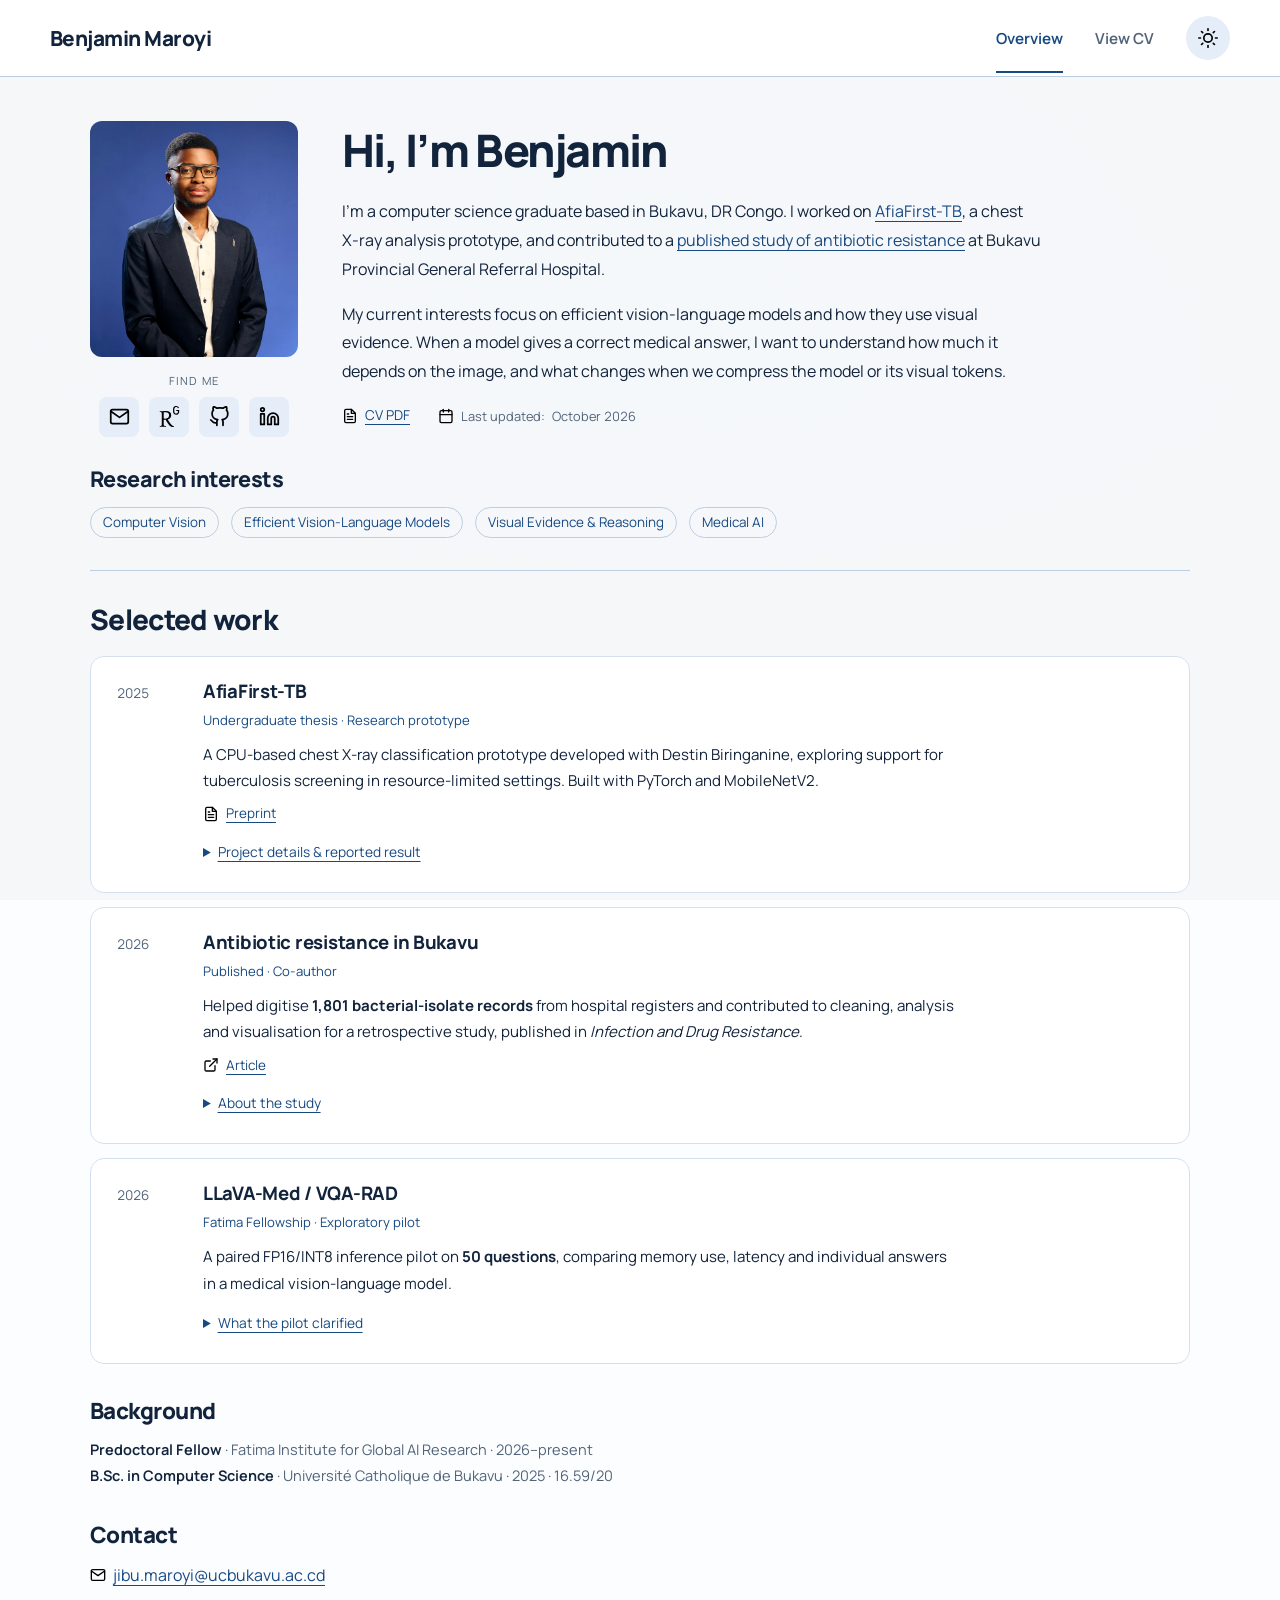
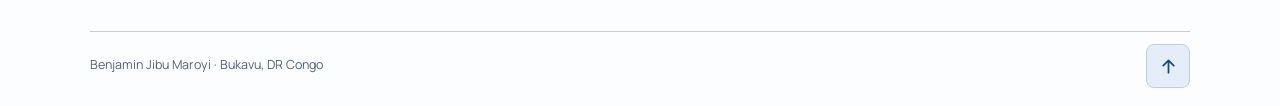
<file: index.html>
<!doctype html>
<html lang="en">
<head>
<meta charset="utf-8">
<meta name="viewport" content="width=device-width, initial-scale=1">
<meta name="theme-color" content="#061426">
<link rel="icon" type="image/png" sizes="32x32" href="assets/favicon-32.png">
<link rel="icon" type="image/svg+xml" href="assets/favicon.svg">
<link rel="apple-touch-icon" href="assets/apple-touch-icon.png">
<link rel="preload" href="assets/manrope-variable.ttf" as="font" type="font/ttf" crossorigin>
<link rel="stylesheet" href="styles.css?v=20261026-3">
<script src="theme.js"></script>
<script src="interface.js" defer></script>
<title>Benjamin Jibu Maroyi | AI Research</title>
<meta name="description" content="Benjamin Jibu Maroyi, computer science graduate in Bukavu. Selected work in medical AI, hospital data and efficient vision-language models.">
</head>
<body id="top">
<div class="atmosphere" aria-hidden="true"><div class="atmosphere-light"></div></div>
<a class="skip-link" href="#main">Skip to content</a>
<header class="site-header"><div class="header-inner">
<a class="site-name" href="index.html">Benjamin Maroyi</a>
<nav aria-label="Main navigation"><a href="index.html" aria-current="page">Overview</a><a href="cv.html">View CV</a><button class="theme-toggle" type="button" aria-label="Dark mode" aria-pressed="true" title="Switch to light mode" hidden><img class="theme-icon" src="assets/moon.svg" width="20" height="20" alt=""></button></nav>
</div></header>
<main id="main" class="page" tabindex="-1">
<section class="hero" id="about" aria-labelledby="intro-title">
<div class="profile">
<a class="portrait-link" href="assets/benjamin-maroyi.jpg" aria-label="View larger portrait of Benjamin Jibu Maroyi" title="View larger portrait"><img class="portrait" src="assets/benjamin-maroyi.jpg" width="1371" height="1457" alt="Portrait of Benjamin Jibu Maroyi" fetchpriority="high"></a>
<div class="profile-contacts"><p class="profile-label" id="profile-label">Find me</p>
<div class="profile-links" aria-labelledby="profile-label">
<a href="mailto:jibu.maroyi@ucbukavu.ac.cd" aria-label="Email Benjamin at UCB" title="Email · UCB"><img src="assets/mail.svg" width="21" height="21" alt=""></a>
<a href="https://www.researchgate.net/profile/Benjamin-Maroyi" aria-label="ResearchGate profile" title="ResearchGate"><img src="assets/researchgate.svg" width="21" height="21" alt=""></a>
<a href="https://github.com/JibuMaroyi" aria-label="GitHub profile" title="GitHub"><img src="assets/github.svg" width="21" height="21" alt=""></a>
<a href="https://www.linkedin.com/in/jibumaroyi/" aria-label="LinkedIn profile" title="LinkedIn"><img src="assets/linkedin.svg" width="21" height="21" alt=""></a>
</div>
</div>
</div>
<div class="intro-copy">
<h1 id="intro-title">Hi, I’m Benjamin</h1>
<div class="bio"><p>I’m a computer science graduate based in Bukavu, DR Congo. I worked on <a href="#afiafirst">AfiaFirst-TB</a>, a chest X-ray analysis prototype, and contributed to a <a href="#publication">published study of antibiotic resistance</a> at Bukavu Provincial General Referral Hospital.</p>
<p>My current interests focus on efficient vision-language models and how they use visual evidence. When a model gives a correct medical answer, I want to understand how much it depends on the image, and what changes when we compress the model or its visual tokens.</p></div>
<div class="intro-meta"><a class="icon-link" href="https://drive.google.com/file/d/1WwuLWsTLvSRrXImiaWFrVVbUTfAL1bVo/view"><img class="inline-icon" src="assets/file-text.svg" width="16" height="16" alt="">CV PDF</a><p class="updated"><img class="inline-icon" src="assets/calendar.svg" width="16" height="16" alt="">Last updated: <time datetime="2026-10">October 2026</time></p></div>
</div>
</section>
<section class="research-interests" aria-labelledby="interests-title"><h2 id="interests-title">Research interests</h2><ul class="interest-list"><li>Computer Vision</li><li>Efficient Vision-Language Models</li><li>Visual Evidence &amp; Reasoning</li><li>Medical AI</li></ul></section>
<section class="selected-work" id="work" aria-labelledby="work-title">
<h2 id="work-title">Selected work</h2>
<article class="work-row" id="afiafirst"><p class="work-year">2025</p><div class="work-main">
<div class="work-heading"><h3>AfiaFirst-TB</h3><p class="work-status">Undergraduate thesis · Research prototype</p></div>
<p>A CPU-based chest X-ray classification prototype developed with Destin Biringanine, exploring support for tuberculosis screening in resource-limited settings. Built with PyTorch and MobileNetV2.</p>
<div class="work-links"><a class="icon-link" href="https://www.researchgate.net/publication/399663798_Development_of_an_Intelligent_System_for_Radiological_Diagnosis_of_Pulmonary_Tuberculosis_in_Resource-Limited_Settings"><img class="inline-icon" src="assets/file-text.svg" width="16" height="16" alt="">Preprint</a></div>
<details><summary>Project details &amp; reported result</summary><p>The project reported an AUC of <strong>0.952</strong> on public chest X-rays. This is a research-dataset evaluation; clinical validation has not been established. The thesis received <strong>18/20</strong> and the Faculty of Sciences’ best final-year project award at UCB.</p></details>
</div></article>
<article class="work-row" id="publication"><p class="work-year">2026</p><div class="work-main">
<div class="work-heading"><h3>Antibiotic resistance in Bukavu</h3><p class="work-status">Published · Co-author</p></div>
<p>Helped digitise <strong>1,801 bacterial-isolate records</strong> from hospital registers and contributed to cleaning, analysis and visualisation for a retrospective study, published in <cite>Infection and Drug Resistance</cite>.</p>
<div class="work-links"><a class="icon-link" href="https://doi.org/10.2147/IDR.S626233"><img class="inline-icon" src="assets/external-link.svg" width="16" height="16" alt="">Article</a></div>
<details><summary>About the study</summary><p>A retrospective hospital-based study of multidrug-resistant bacteria in eastern DR Congo. I contributed to preparing and analysing data from hospital registers and presenting the findings.</p><p><cite>High Burden of Multidrug-Resistant Bacteria in Eastern Democratic Republic of the Congo: A Retrospective Hospital-Based Study</cite>. Infection and Drug Resistance, 2026.</p></details>
</div></article>
<article class="work-row" id="compression"><p class="work-year">2026</p><div class="work-main">
<div class="work-heading"><h3>LLaVA-Med / VQA-RAD</h3><p class="work-status">Fatima Fellowship · Exploratory pilot</p></div>
<p>A paired FP16/INT8 inference pilot on <strong>50 questions</strong>, comparing memory use, latency and individual answers in a medical vision-language model.</p>
<details><summary>What the pilot clarified</summary><p>Both inference modes received the same image and question. The pilot exposed limitations in comparing full responses with short reference answers. Full evaluation is paused while answer formatting and scoring are reviewed.</p></details>
</div></article>
</section>
<section class="background-summary" aria-labelledby="background-title"><h2 id="background-title">Background</h2><p><strong>Predoctoral Fellow</strong> · Fatima Institute for Global AI Research · 2026–present<br><strong>B.Sc. in Computer Science</strong> · Université Catholique de Bukavu · 2025 · 16.59/20</p></section>
<section class="contact" id="contact" aria-labelledby="contact-title"><h2 id="contact-title">Contact</h2><p><a class="icon-link" href="mailto:jibu.maroyi@ucbukavu.ac.cd"><img class="inline-icon" src="assets/mail.svg" width="16" height="16" alt="">jibu.maroyi@ucbukavu.ac.cd</a></p></section>
<footer class="site-footer"><span>Benjamin Jibu Maroyi · Bukavu, DR Congo</span><a class="back-to-top" href="#top" aria-label="Back to top" title="Back to top"><svg viewBox="0 0 24 24" width="21" height="21" fill="none" stroke="currentColor" stroke-width="2" stroke-linecap="round" stroke-linejoin="round" aria-hidden="true"><path d="M12 19V5m-6 6 6-6 6 6"/></svg></a></footer>
</main>
<dialog class="portrait-dialog" aria-label="Portrait of Benjamin Jibu Maroyi">
<form method="dialog" class="portrait-controls"><button class="portrait-close" type="submit" aria-label="Close portrait" title="Close portrait" autofocus><svg viewBox="0 0 24 24" width="22" height="22" fill="none" stroke="currentColor" stroke-width="2" stroke-linecap="round" aria-hidden="true"><path d="m6 6 12 12M18 6 6 18"/></svg></button></form>
<img class="portrait-full" src="assets/benjamin-maroyi.jpg" width="1371" height="1457" alt="Portrait of Benjamin Jibu Maroyi, enlarged" loading="lazy">
</dialog>
<script src="portrait.js" defer></script>
</body></html>
</file>
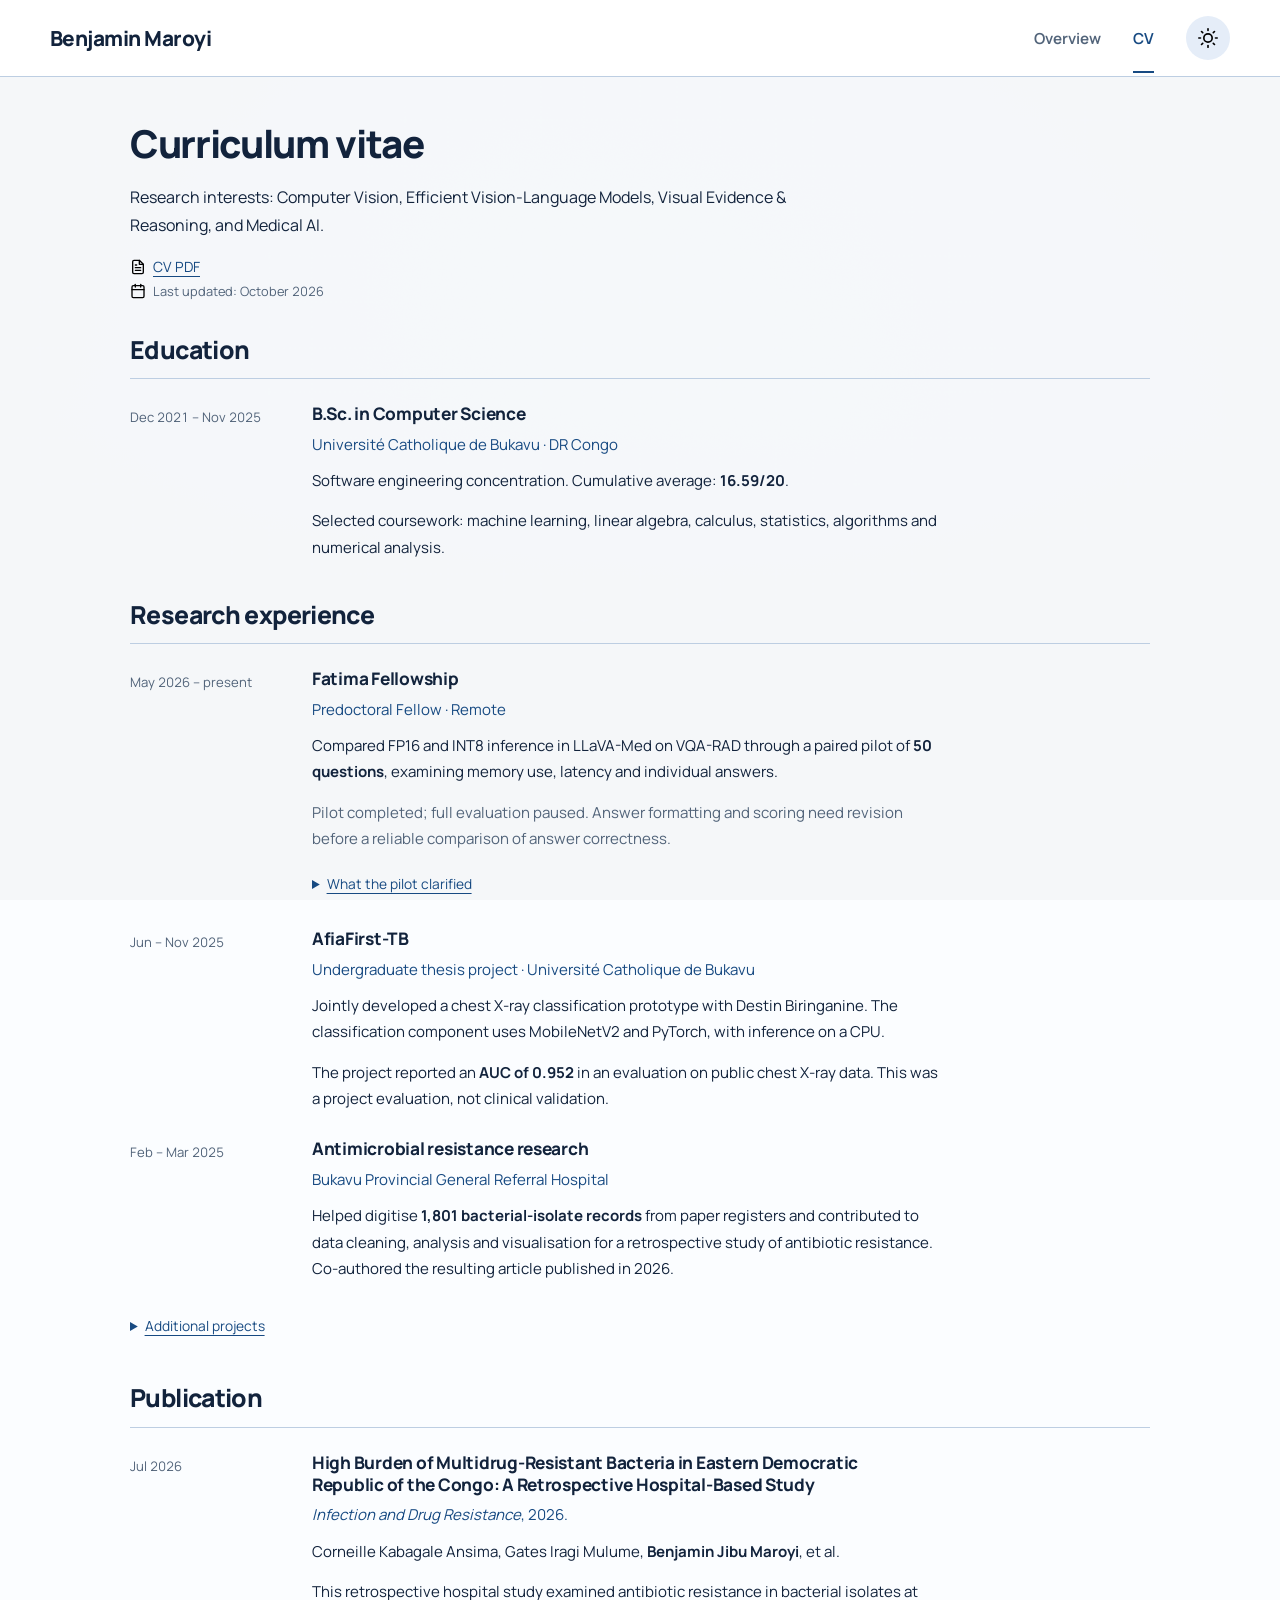
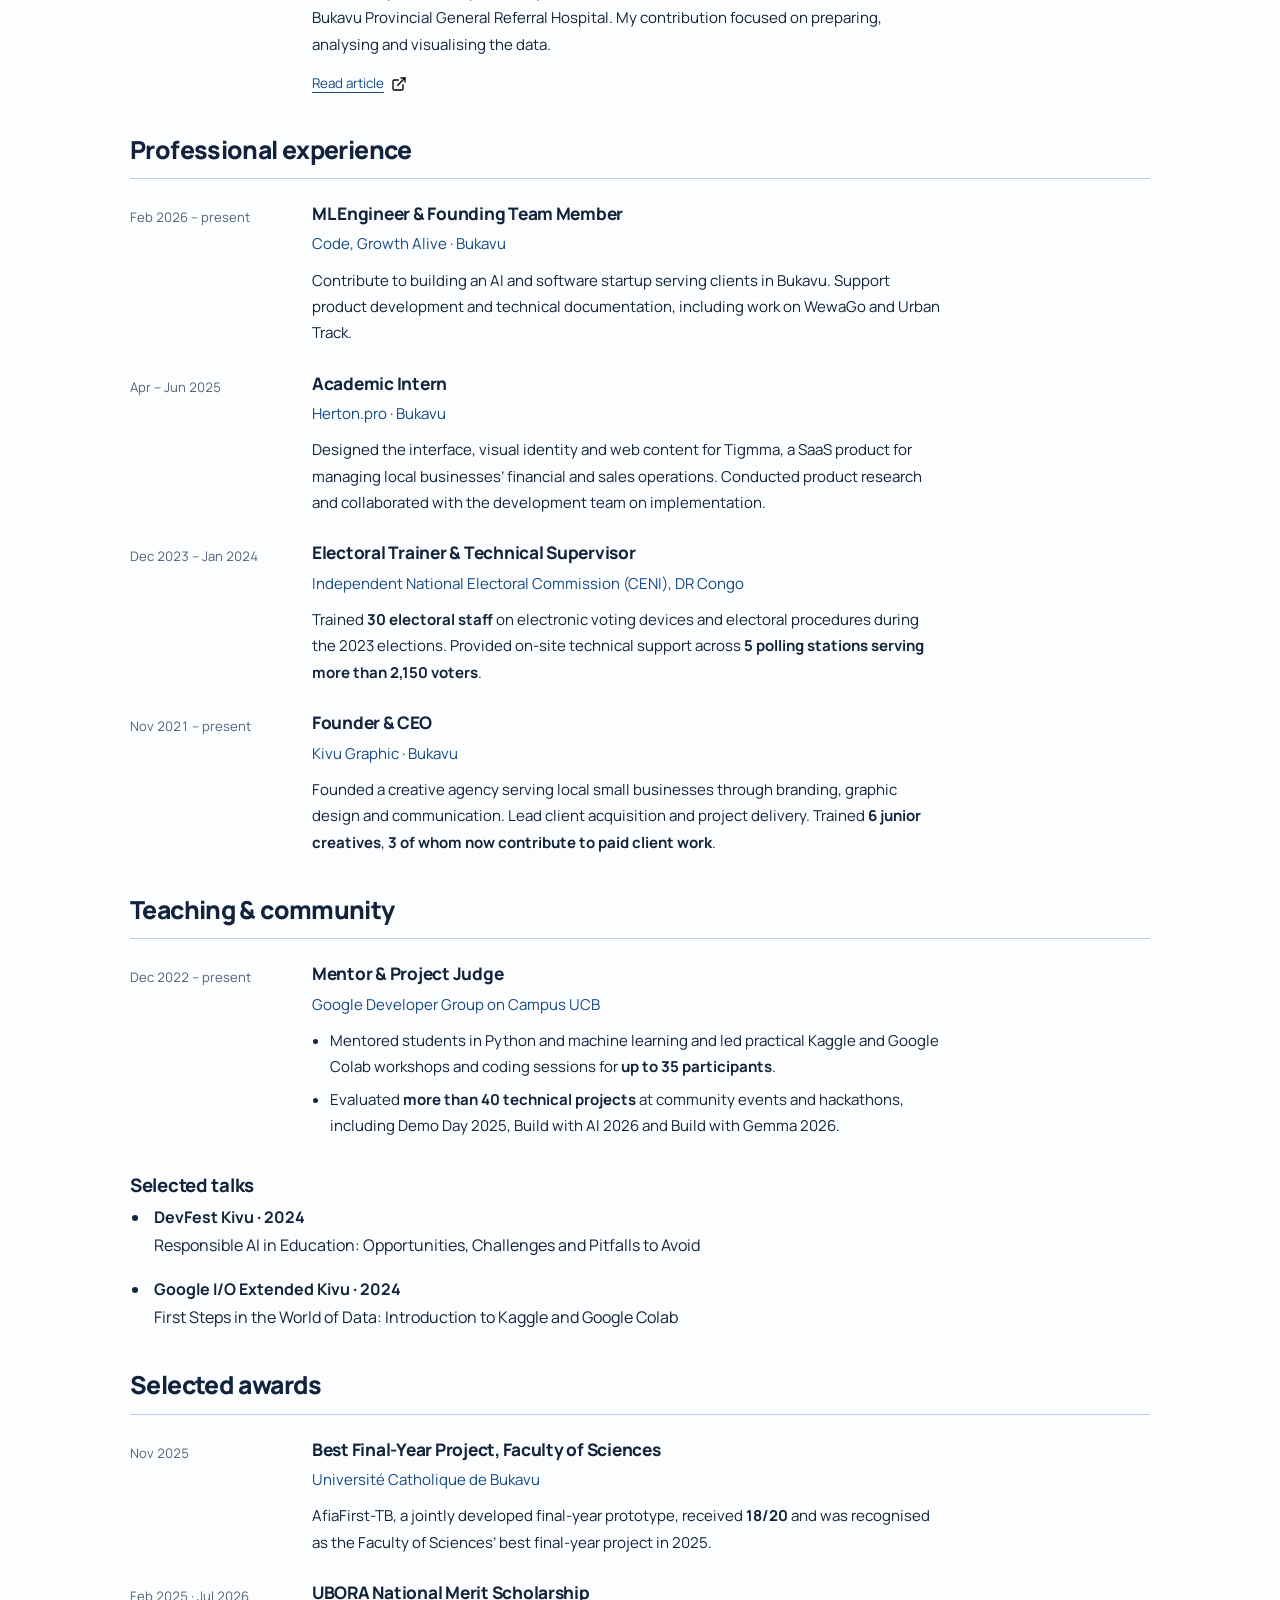
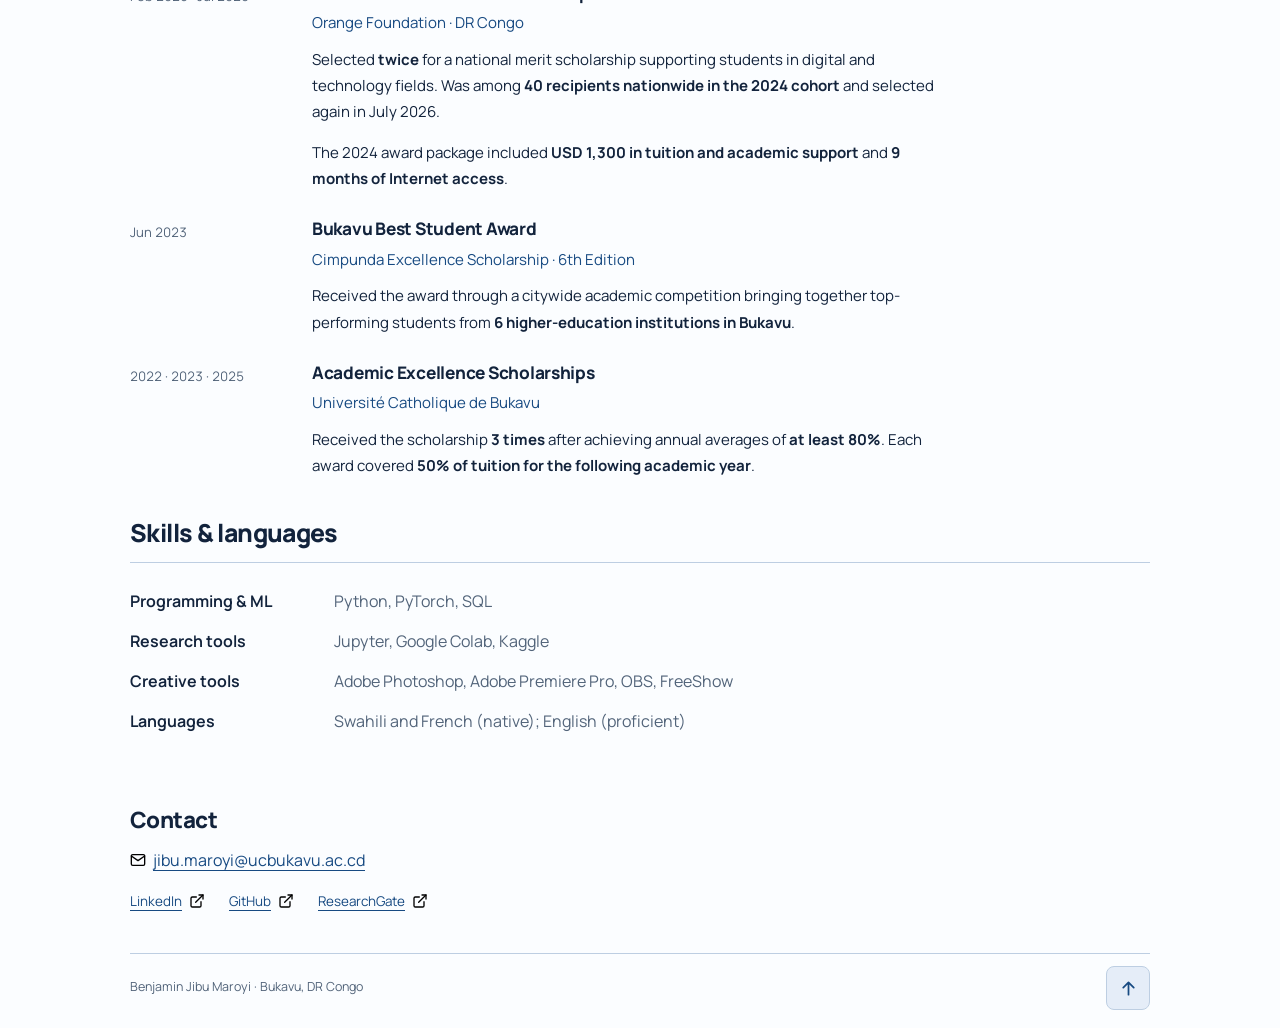
<file: cv.html>
<!doctype html>
<html lang="en">
<head>
  <meta charset="utf-8">
  <meta name="viewport" content="width=device-width, initial-scale=1">
  <meta name="theme-color" content="#061426">
  <link rel="preload" href="assets/manrope-variable.ttf" as="font" type="font/ttf" crossorigin>
  <link rel="icon" href="assets/favicon.svg" type="image/svg+xml">
  <link rel="apple-touch-icon" href="assets/apple-touch-icon.png">
  <link rel="stylesheet" href="styles.css?v=20261026-3">
  <script src="theme.js"></script>
<script src="interface.js" defer></script>
  <title>Benjamin Jibu Maroyi | CV</title>
  <meta name="description" content="Education, research, publication, professional experience and community work of Benjamin Jibu Maroyi.">
</head>
<body id="top">
  <div class="atmosphere" aria-hidden="true"><div class="atmosphere-light"></div></div>
  <a class="skip-link" href="#main">Skip to content</a>
  <header class="site-header">
    <div class="header-inner">
      <a class="site-name" href="index.html">Benjamin Maroyi</a>
      <nav aria-label="Main navigation">
        <a href="index.html">Overview</a>
        <a href="cv.html" aria-current="page">CV</a>
        <button class="theme-toggle" type="button" aria-label="Dark mode" aria-pressed="true" title="Switch to light mode" hidden><img class="theme-icon" src="assets/moon.svg" width="20" height="20" alt=""></button>
      </nav>
    </div>
  </header>

  <main id="main" class="page cv-page" tabindex="-1">
    <div class="cv-intro">
      <h1>Curriculum vitae</h1>
      <p>Research interests: Computer Vision, Efficient Vision-Language Models, Visual Evidence &amp; Reasoning, and Medical AI.</p>
      <div class="cv-actions">
        <a class="icon-link" href="https://drive.google.com/file/d/1WwuLWsTLvSRrXImiaWFrVVbUTfAL1bVo/view"><img class="inline-icon" src="assets/file-text.svg" width="18" height="18" alt="">CV PDF</a>
      </div>
      <p class="updated"><img class="inline-icon" src="assets/calendar.svg" width="16" height="16" alt=""><span>Last updated: <time datetime="2026-10">October 2026</time></span></p>
    </div>

    <section class="cv-section" id="education" aria-labelledby="education-title">
      <h2 id="education-title">Education</h2>
      <article class="cv-row">
        <p class="cv-date">Dec 2021 – Nov 2025</p>
        <div>
          <h3>B.Sc. in Computer Science</h3>
          <p class="institution">Université Catholique de Bukavu · DR Congo</p>
          <p>Software engineering concentration. Cumulative average: <strong>16.59/20</strong>.</p>
          <p>Selected coursework: machine learning, linear algebra, calculus, statistics, algorithms and numerical analysis.</p>
        </div>
      </article>
    </section>

    <section class="cv-section" id="research" aria-labelledby="research-title">
      <h2 id="research-title">Research experience</h2>
      <article class="cv-row" id="vlm-pilot">
        <p class="cv-date">May 2026 – present</p>
        <div>
          <h3>Fatima Fellowship</h3>
          <p class="institution">Predoctoral Fellow · Remote</p>
          <p>Compared FP16 and INT8 inference in LLaVA-Med on VQA-RAD through a paired pilot of <strong>50 questions</strong>, examining memory use, latency and individual answers.</p>
          <p class="cv-note">Pilot completed; full evaluation paused. Answer formatting and scoring need revision before a reliable comparison of answer correctness.</p>
          <details>
            <summary>What the pilot clarified</summary>
            <p>The pilot used the same images and questions across inference conditions: 40 closed questions and 10 open questions. Initial exact-match scoring compared full model responses with short reference answers, making the planned analysis of correct-to-incorrect changes unreliable.</p>
            <p>Memory and latency measurements describe this pilot configuration, rather than a general result about quantization. My current interest in how vision-language models use visual evidence is a separate research direction.</p>
          </details>
        </div>
      </article>

      <article class="cv-row" id="afiafirst">
        <p class="cv-date">Jun – Nov 2025</p>
        <div>
          <h3>AfiaFirst-TB</h3>
          <p class="institution">Undergraduate thesis project · Université Catholique de Bukavu</p>
          <p>Jointly developed a chest X-ray classification prototype with Destin Biringanine. The classification component uses MobileNetV2 and PyTorch, with inference on a CPU.</p>
          <p>The project reported an <strong>AUC of 0.952</strong> in an evaluation on public chest X-ray data. This was a project evaluation, not clinical validation.</p>
        </div>
      </article>

      <article class="cv-row">
        <p class="cv-date">Feb – Mar 2025</p>
        <div>
          <h3>Antimicrobial resistance research</h3>
          <p class="institution">Bukavu Provincial General Referral Hospital</p>
          <p>Helped digitise <strong>1,801 bacterial-isolate records</strong> from paper registers and contributed to data cleaning, analysis and visualisation for a retrospective study of antibiotic resistance. Co-authored the resulting article published in 2026.</p>
        </div>
      </article>

      <details>
        <summary>Additional projects</summary>
        <article class="cv-row">
          <p class="cv-date">Dec 2024 – Jan 2025</p>
          <div>
            <h3>Heat-exchanger sizing tool</h3>
            <p class="institution">Remote collaboration</p>
            <p>Designed and implemented a Python graphical interface for shell-and-tube heat-exchanger sizing with a final-year mechanical engineering student, integrating CoolProp, NTU-based heat-transfer models and fluid-dynamics correlations.</p>
          </div>
        </article>
        <article class="cv-row">
          <p class="cv-date">Sep – Oct 2024</p>
          <div>
            <h3>Blockchain-based medical records</h3>
            <p class="institution">Third-year academic project · Université Catholique de Bukavu</p>
            <p>Contributed to the design of an academic blockchain prototype for storing and sharing electronic medical records, with secure access as a design goal.</p>
          </div>
        </article>
      </details>
    </section>

    <section class="cv-section" id="publication" aria-labelledby="publication-title">
      <h2 id="publication-title">Publication</h2>
      <article class="cv-row">
        <p class="cv-date">Jul 2026</p>
        <div>
          <h3>High Burden of Multidrug-Resistant Bacteria in Eastern Democratic Republic of the Congo: A Retrospective Hospital-Based Study</h3>
          <p class="institution"><cite>Infection and Drug Resistance</cite>, 2026.</p>
          <p>Corneille Kabagale Ansima, Gates Iragi Mulume, <strong>Benjamin Jibu Maroyi</strong>, et al.</p>
          <p>This retrospective hospital study examined antibiotic resistance in bacterial isolates at Bukavu Provincial General Referral Hospital. My contribution focused on preparing, analysing and visualising the data.</p>
          <div class="work-links">
            <a class="icon-link" href="https://doi.org/10.2147/IDR.S626233">Read article<img class="inline-icon" src="assets/external-link.svg" width="16" height="16" alt=""></a>
          </div>
        </div>
      </article>
    </section>

    <section class="cv-section" id="experience" aria-labelledby="experience-title">
      <h2 id="experience-title">Professional experience</h2>
      <article class="cv-row">
        <p class="cv-date">Feb 2026 – present</p>
        <div>
          <h3>ML Engineer &amp; Founding Team Member</h3>
          <p class="institution">Code, Growth Alive · Bukavu</p>
          <p>Contribute to building an AI and software startup serving clients in Bukavu. Support product development and technical documentation, including work on WewaGo and Urban Track.</p>
        </div>
      </article>
      <article class="cv-row">
        <p class="cv-date">Apr – Jun 2025</p>
        <div>
          <h3>Academic Intern</h3>
          <p class="institution">Herton.pro · Bukavu</p>
          <p>Designed the interface, visual identity and web content for Tigmma, a SaaS product for managing local businesses’ financial and sales operations. Conducted product research and collaborated with the development team on implementation.</p>
        </div>
      </article>
      <article class="cv-row">
        <p class="cv-date">Dec 2023 – Jan 2024</p>
        <div>
          <h3>Electoral Trainer &amp; Technical Supervisor</h3>
          <p class="institution">Independent National Electoral Commission (CENI), DR Congo</p>
          <p>Trained <strong>30 electoral staff</strong> on electronic voting devices and electoral procedures during the 2023 elections. Provided on-site technical support across <strong>5 polling stations serving more than 2,150 voters</strong>.</p>
        </div>
      </article>
      <article class="cv-row">
        <p class="cv-date">Nov 2021 – present</p>
        <div>
          <h3>Founder &amp; CEO</h3>
          <p class="institution">Kivu Graphic · Bukavu</p>
          <p>Founded a creative agency serving local small businesses through branding, graphic design and communication. Lead client acquisition and project delivery. Trained <strong>6 junior creatives</strong>, <strong>3 of whom now contribute to paid client work</strong>.</p>
        </div>
      </article>
    </section>

    <section class="cv-section" id="teaching" aria-labelledby="teaching-title">
      <h2 id="teaching-title">Teaching &amp; community</h2>
      <article class="cv-row">
        <p class="cv-date">Dec 2022 – present</p>
        <div>
          <h3>Mentor &amp; Project Judge</h3>
          <p class="institution">Google Developer Group on Campus UCB</p>
          <ul class="cv-bullets">
            <li>Mentored students in Python and machine learning and led practical Kaggle and Google Colab workshops and coding sessions for <strong>up to 35 participants</strong>.</li>
            <li>Evaluated <strong>more than 40 technical projects</strong> at community events and hackathons, including Demo Day 2025, Build with AI 2026 and Build with Gemma 2026.</li>
          </ul>
        </div>
      </article>
      <h3 class="subsection-title">Selected talks</h3>
      <ul class="plain-list">
        <li><strong>DevFest Kivu · 2024</strong><br>Responsible AI in Education: Opportunities, Challenges and Pitfalls to Avoid</li>
        <li><strong>Google I/O Extended Kivu · 2024</strong><br>First Steps in the World of Data: Introduction to Kaggle and Google Colab</li>
      </ul>
    </section>

    <section class="cv-section" id="awards" aria-labelledby="awards-title">
      <h2 id="awards-title">Selected awards</h2>
      <article class="cv-row">
        <p class="cv-date">Nov 2025</p>
        <div>
          <h3>Best Final-Year Project, Faculty of Sciences</h3>
          <p class="institution">Université Catholique de Bukavu</p>
          <p>AfiaFirst-TB, a jointly developed final-year prototype, received <strong>18/20</strong> and was recognised as the Faculty of Sciences’ best final-year project in 2025.</p>
        </div>
      </article>
      <article class="cv-row">
        <p class="cv-date">Feb 2025 · Jul 2026</p>
        <div>
          <h3>UBORA National Merit Scholarship</h3>
          <p class="institution">Orange Foundation · DR Congo</p>
          <p>Selected <strong>twice</strong> for a national merit scholarship supporting students in digital and technology fields. Was among <strong>40 recipients nationwide in the 2024 cohort</strong> and selected again in July 2026.</p>
          <p>The 2024 award package included <strong>USD 1,300 in tuition and academic support</strong> and <strong>9 months of Internet access</strong>.</p>
        </div>
      </article>
      <article class="cv-row">
        <p class="cv-date">Jun 2023</p>
        <div>
          <h3>Bukavu Best Student Award</h3>
          <p class="institution">Cimpunda Excellence Scholarship · 6th Edition</p>
          <p>Received the award through a citywide academic competition bringing together top-performing students from <strong>6 higher-education institutions in Bukavu</strong>.</p>
        </div>
      </article>
      <article class="cv-row">
        <p class="cv-date">2022 · 2023 · 2025</p>
        <div>
          <h3>Academic Excellence Scholarships</h3>
          <p class="institution">Université Catholique de Bukavu</p>
          <p>Received the scholarship <strong>3 times</strong> after achieving annual averages of <strong>at least 80%</strong>. Each award covered <strong>50% of tuition for the following academic year</strong>.</p>
        </div>
      </article>
    </section>

    <section class="cv-section" id="skills" aria-labelledby="skills-title">
      <h2 id="skills-title">Skills &amp; languages</h2>
      <dl class="skills-list">
        <div><dt>Programming &amp; ML</dt><dd>Python, PyTorch, SQL</dd></div>
        <div><dt>Research tools</dt><dd>Jupyter, Google Colab, Kaggle</dd></div>
        <div><dt>Creative tools</dt><dd>Adobe Photoshop, Adobe Premiere Pro, OBS, FreeShow</dd></div>
        <div><dt>Languages</dt><dd>Swahili and French (native); English (proficient)</dd></div>
      </dl>
    </section>

    <section class="contact" aria-labelledby="contact-title">
      <h2 id="contact-title">Contact</h2>
      <p><a class="icon-link" href="mailto:jibu.maroyi@ucbukavu.ac.cd"><img class="inline-icon" src="assets/mail.svg" width="18" height="18" alt="">jibu.maroyi@ucbukavu.ac.cd</a></p>
      <div class="work-links">
        <a class="icon-link" href="https://www.linkedin.com/in/jibumaroyi/">LinkedIn<img class="inline-icon" src="assets/external-link.svg" width="16" height="16" alt=""></a>
        <a class="icon-link" href="https://github.com/JibuMaroyi">GitHub<img class="inline-icon" src="assets/external-link.svg" width="16" height="16" alt=""></a>
        <a class="icon-link" href="https://www.researchgate.net/profile/Benjamin-Maroyi">ResearchGate<img class="inline-icon" src="assets/external-link.svg" width="16" height="16" alt=""></a>
      </div>
    </section>

    <footer class="site-footer">
      <span>Benjamin Jibu Maroyi · Bukavu, DR Congo</span>
      <a class="back-to-top" href="#top" aria-label="Back to top" title="Back to top"><svg viewBox="0 0 24 24" width="21" height="21" fill="none" stroke="currentColor" stroke-width="2" stroke-linecap="round" stroke-linejoin="round" aria-hidden="true"><path d="M12 19V5m-6 6 6-6 6 6"/></svg></a>
    </footer>
  </main>
</body>
</html>
</file>
<file: styles.css>
@font-face{font-family:Manrope;src:url('assets/manrope-variable.ttf') format('truetype');font-style:normal;font-weight:200 800;font-display:swap}
:root{color-scheme:dark;--ground:#050b15;--text:#f5f8fd;--muted:#aec0d6;--link:#a7ceff;--line:#2a4667;--accent:#f5c542;--header:#070f1c;--selection:#285a91;--focus:#f5c542;--surface:#142b49;--card:rgba(16,32,56,.82);--card-border:#29415f;--reading:70ch;scroll-behavior:smooth;scroll-padding-top:96px}
:root[data-theme=light]{color-scheme:light;--ground:#fbfdff;--text:#12233c;--muted:#52647a;--link:#174a82;--line:#bdcee2;--header:#fff;--selection:#c4dcfa;--focus:#174a82;--surface:#e5edf8;--card:rgba(255,255,255,.95);--card-border:#d5e0ee}
*{box-sizing:border-box}body{position:relative;min-height:100vh;margin:0;background:var(--ground);color:var(--text);font-family:Manrope,Arial,sans-serif;font-size:16px;line-height:1.75;isolation:isolate}
::selection{background:var(--selection);color:var(--text)}:focus-visible{outline:3px solid var(--focus);outline-offset:5px}a{color:var(--link);text-underline-offset:4px;text-decoration-thickness:1px}a:hover{color:var(--text);text-decoration-thickness:2px}button{font:inherit;cursor:pointer}h1,h2,h3,h4{color:var(--text);line-height:1.3;text-wrap:balance}h1{font-size:clamp(2rem,3.6vw,2.8rem);font-weight:800;letter-spacing:-.035em;margin:0}h2{font-size:1.75rem;font-weight:800;letter-spacing:-.025em;margin:0 0 20px}h3{font-size:1.16rem;font-weight:750;letter-spacing:-.015em;margin:0 0 6px}h4{font-size:1.02rem;margin:20px 0 8px}p{margin:0 0 14px}p:last-child{margin-bottom:0}img{max-width:100%}[hidden]{display:none!important}
.skip-link{position:fixed;left:24px;top:-90px;padding:10px 18px;background:var(--ground);z-index:30}.skip-link:focus{top:12px}
.site-header{position:sticky;top:0;z-index:20;background:var(--header);border-bottom:1px solid var(--line)}.header-inner{width:min(1180px,calc(100% - 80px));min-height:76px;margin:auto;display:flex;align-items:center;justify-content:space-between;gap:32px}.site-name{font-size:1.3rem;font-weight:800;color:var(--text);text-decoration:none;letter-spacing:-.025em}.site-header nav{display:flex;align-items:center;gap:32px}.site-header nav>a{padding:23px 0 19px;color:var(--muted);text-decoration:none;border-bottom:2px solid transparent;font-size:.95rem;font-weight:650}.site-header nav>a[aria-current]{color:var(--accent);border-color:var(--accent)}:root[data-theme=light] .site-header nav>a[aria-current]{color:var(--link);border-color:var(--link)}
.theme-toggle{display:inline-flex;align-items:center;justify-content:center;width:44px;height:44px;border:1px solid transparent;border-radius:50%;background:var(--surface)}.theme-toggle:hover{border-color:var(--link)}.theme-icon,.inline-icon,.profile-links img{filter:invert(1)}:root[data-theme=light] .theme-icon,:root[data-theme=light] .inline-icon,:root[data-theme=light] .profile-links img{filter:none}
.inline-icon{width:16px;height:16px;flex:none;vertical-align:-2px}.icon-link{display:inline-flex;align-items:center;gap:7px}.page{width:min(1100px,calc(100% - 80px));margin:auto}
.hero{display:grid;grid-template-columns:208px minmax(0,1fr);column-gap:44px;padding:44px 0 28px}.portrait{width:208px;height:236px;display:block;object-fit:cover;object-position:50% 24%;border-radius:12px}.profile-links{display:flex;gap:10px;align-items:center;justify-content:center;margin-top:14px}.profile-links a{display:inline-flex;width:40px;height:40px;align-items:center;justify-content:center;background:var(--surface);border-radius:8px}.profile-links a:hover{background:var(--line)}.bio{max-inline-size:var(--reading);font-size:1rem;line-height:1.8}.bio p{margin-bottom:16px}.intro-meta{display:flex;align-items:center;gap:12px 28px;flex-wrap:wrap;margin-top:18px;font-size:.85rem}.updated{display:flex;align-items:center;gap:7px;color:var(--muted);font-size:.8rem;font-variant-numeric:tabular-nums;margin:0}.updated time{white-space:nowrap}
.research-interests{padding:0 0 32px;border-bottom:1px solid var(--line)}.research-interests h2{font-size:1.35rem;margin-bottom:14px}.interest-list{list-style:none;display:flex;flex-wrap:wrap;gap:8px 12px;padding:0;margin:0}.interest-list li{font-size:.84rem;color:var(--link);padding:3px 12px;border:1px solid var(--line);border-radius:24px}
.selected-work{padding-top:30px;display:grid;gap:14px}.selected-work>h2{margin-bottom:4px}.work-row{display:grid;grid-template-columns:64px minmax(0,1fr);gap:22px;padding:22px 26px;border:1px solid var(--card-border);border-radius:14px;background:var(--card);scroll-margin-top:28px}.work-year{font-size:.84rem;color:var(--muted);font-variant-numeric:tabular-nums;margin:3px 0 0}.work-main>p{max-inline-size:84ch;margin-bottom:8px;font-size:.94rem}.work-heading{margin-bottom:10px}.work-status{color:var(--link);font-size:.82rem;margin:0}.work-links{display:flex;align-items:center;flex-wrap:wrap;gap:12px 24px;font-size:.84rem}.work-row details{margin-top:8px}.work-row details p{font-size:.88rem}
details{margin-top:14px;max-inline-size:var(--reading)}summary{cursor:pointer;color:var(--link);text-decoration:underline;text-underline-offset:4px;padding:6px 0;font-size:.86rem;min-height:36px}details[open] summary{margin-bottom:8px}details p{font-size:.94rem}
.background-summary,.contact{padding-top:32px;max-inline-size:84ch}.background-summary h2,.contact h2{font-size:1.4rem;margin-bottom:12px}.background-summary p{color:var(--muted);font-size:.91rem}.background-summary strong{color:var(--text);font-weight:650}.contact p{overflow-wrap:anywhere}.site-footer{display:flex;flex-wrap:wrap;justify-content:space-between;gap:14px;border-top:1px solid var(--line);margin-top:40px;padding:22px 0 28px;font-size:.78rem;color:var(--muted)}
.cv-page{max-width:1020px}.cv-intro{padding-top:42px}.cv-intro h1{font-size:2.4rem;margin-bottom:14px}.cv-intro>p{max-inline-size:var(--reading)}.cv-actions{display:flex;flex-wrap:wrap;align-items:center;gap:12px 28px;margin-top:16px;font-size:.88rem}.cv-note{color:var(--muted);font-size:.85rem}.cv-section{margin:0 0 38px;scroll-margin-top:28px}.cv-section>h2{font-size:1.55rem;padding-bottom:12px;border-bottom:1px solid var(--line);margin-bottom:24px}.cv-row{display:grid;grid-template-columns:154px minmax(0,1fr);gap:28px;margin-bottom:26px;scroll-margin-top:28px}.cv-row h3{font-size:1.08rem}.cv-date{color:var(--muted);font-size:.82rem;font-variant-numeric:tabular-nums;padding-top:3px}.institution{color:var(--link);font-size:.9rem;margin-bottom:10px}.cv-row>div>p,.cv-bullets{max-inline-size:var(--reading);font-size:.94rem}.cv-bullets{padding-left:18px;margin:10px 0 0}.cv-bullets li{margin-bottom:6px}.subsection-title{margin-top:28px}.plain-list{padding-left:20px;margin:0;max-inline-size:var(--reading)}.plain-list li{margin:0 0 16px;padding-left:4px}.skills-list{margin:0}.skills-list>div{display:grid;grid-template-columns:180px minmax(0,1fr);gap:24px;margin-bottom:12px}.skills-list dt{font-weight:650}.skills-list dd{margin:0;color:var(--muted)}
.atmosphere{position:fixed;inset:0;z-index:-1;pointer-events:none;background:radial-gradient(ellipse at 52% 31%,rgba(43,92,166,.16),transparent 68%),linear-gradient(#0a101c,#0b1a32 48%,#05080e);overflow:hidden}.atmosphere-light{position:absolute;inset:0;background:url('assets/light-field.svg') center -90px/100% 100% no-repeat;filter:blur(34px);mask-image:url('assets/grain-mask.svg');mask-size:256px 256px;mix-blend-mode:screen;opacity:.3}.atmosphere::before{content:'';position:absolute;inset:0;background:url('assets/grain.svg') repeat;opacity:.045}.atmosphere::after{content:'';position:absolute;inset:0;background:url('assets/grid.svg') 17px 9px/136px 136px repeat,linear-gradient(transparent 46%,rgba(4,6,10,.84) 88%),radial-gradient(ellipse at 50% 34%,transparent 25%,rgba(4,6,10,.78) 100%)}:root[data-theme=light] .atmosphere{opacity:.025}:root[data-theme=light] .atmosphere-light{opacity:.12}
@media(min-width:900px){body::-webkit-scrollbar{width:12px}body::-webkit-scrollbar-track{background:var(--ground)}body::-webkit-scrollbar-thumb{background:var(--line);border:3px solid var(--ground);border-radius:8px}}
@media(max-width:900px){.header-inner,.page{width:calc(100% - 56px)}.hero{grid-template-columns:180px minmax(0,1fr);gap:28px}.portrait{width:180px;height:218px}.profile-links{gap:6px}.site-name{font-size:1.12rem}.site-header nav{gap:24px}.cv-row{grid-template-columns:132px minmax(0,1fr);gap:24px}}
@media(max-width:600px){
:root{scroll-padding-top:calc(4rem + 16px)}
.header-inner{width:calc(100% - 28px);min-height:60px;padding:0;flex-wrap:wrap;gap:10px}
.site-name{font-size:.92rem;flex:0 0 auto;white-space:nowrap}
.site-header nav{width:auto;min-height:0;gap:12px;margin-left:auto}
.site-header nav>a{font-size:.82rem;padding:16px 0 12px;line-height:1.6}
.theme-toggle{margin-left:0;width:40px;height:40px}
.page{width:calc(100% - 40px)}
.hero{grid-template-columns:100px minmax(0,1fr);gap:16px;padding-top:28px;padding-bottom:24px}
.profile,.intro-copy{display:contents}
.portrait-link{grid-column:1;grid-row:1/3;width:100px}
.portrait{width:100px;height:122px}
.intro-copy>h1{grid-column:2;grid-row:1;font-size:1.8rem;align-self:start}
.profile-contacts{grid-column:2;grid-row:2;margin:0;min-width:0;align-self:start}
.profile-label{display:none}
.profile-links{gap:6px;justify-content:start}
.profile-links a{flex:none;width:40px;height:40px}
.bio{grid-column:1/-1;grid-row:3;font-size:.95rem;line-height:1.75}
.bio p{margin-bottom:14px}
.intro-meta{grid-column:1/-1;grid-row:4;margin-top:0;gap:10px 18px}
.updated{flex-wrap:wrap;gap:5px}
.research-interests{padding-bottom:26px}
.interest-list{gap:8px}
.interest-list li{font-size:.77rem;padding:3px 10px}
.selected-work{padding-top:26px}
.work-row{grid-template-columns:1fr;gap:7px;padding:19px 20px}
.work-year{margin:0;font-size:.78rem}
.work-heading h3{font-size:1.12rem}
.work-main>p{font-size:.92rem}
.work-status{font-size:.77rem}
.background-summary,.contact{padding-top:28px}
.cv-intro{padding-top:28px}.cv-intro h1{font-size:2.05rem}.cv-row{grid-template-columns:1fr;gap:6px;margin-bottom:26px}.cv-date{margin:0}.cv-section>h2{font-size:1.4rem}.skills-list>div{grid-template-columns:1fr;gap:2px;margin-bottom:14px}.site-footer{margin-top:32px}.cv-row h3{font-size:1.06rem}
}
@media(max-width:360px){
.hero{grid-template-columns:88px minmax(0,1fr);gap:14px 12px}
.portrait-link{width:88px}
.portrait{width:88px;height:118px}
.intro-copy>h1{font-size:1.6rem}
.profile-links{gap:1px}
.site-header nav{gap:10px}
.work-row{padding:18px}
.updated{font-size:.74rem}
}
@media(prefers-reduced-motion:reduce){:root{scroll-behavior:auto}*{transition:none!important}}
@media print{:root,:root[data-theme=light]{color-scheme:light;--ground:#fff;--text:#000;--muted:#333;--link:#000;--line:#bbb}body{font-size:10pt}.atmosphere,.theme-toggle,.skip-link,.site-header,.profile-links{display:none!important}.page{width:100%;max-width:none}.cv-intro{padding-top:0}.cv-section{break-inside:avoid}.site-footer{margin-top:24px}a{text-decoration:underline}.hero{padding-top:0}.cv-row{grid-template-columns:120px 1fr}.work-row{break-inside:avoid;background:#fff}}

/* v0.7: persistent navigation, contact grouping and original-photo viewer. */
.profile-contacts{margin-top:14px}
.profile-label{margin:0 0 6px;text-align:center;color:var(--muted);font-size:.7rem;letter-spacing:.1em;text-transform:uppercase}
.profile-contacts .profile-links{margin-top:0}
.portrait-link{display:block;width:208px;border-radius:12px;align-self:start;cursor:zoom-in}
.portrait-dialog{width:min(92vw,760px);max-width:none;max-height:92vh;max-height:92dvh;padding:12px;border:1px solid var(--line);border-radius:14px;background:var(--ground);color:var(--text);overflow:auto}
.portrait-dialog::backdrop{background:rgba(3,8,17,.86)}
.portrait-controls{display:flex;justify-content:flex-end;margin:0 0 10px}
.portrait-close{display:inline-flex;align-items:center;justify-content:center;width:44px;height:44px;min-width:44px;min-height:44px;padding:0;border:1px solid var(--line);border-radius:8px;background:var(--surface);color:var(--text)}
.portrait-close:hover{border-color:var(--link)}
.portrait-full{display:block;width:auto;height:auto;max-width:100%;max-height:calc(92vh - 92px);max-height:calc(92dvh - 92px);margin:auto;object-fit:contain;border-radius:8px}
html.portrait-open{overflow:hidden}
@media(max-width:900px){.portrait-link{width:180px}}
@media(max-width:600px){.portrait-link{width:100px}.profile-contacts .profile-links{gap:6px}.portrait-dialog{padding:10px}}
@media(max-width:360px){.profile-contacts .profile-links{gap:1px}}
@media(max-width:360px){.portrait-link{width:88px}}
@media print{.profile-contacts,.portrait-dialog{display:none!important}.portrait-link{color:inherit}}

/* Input focus stays visible for keyboard use, without touch-only frames. */
:root[data-focus-input="pointer"] :focus{outline:none}
#main:focus{outline:none}
a,button,summary,#main{-webkit-tap-highlight-color:transparent}
.back-to-top{display:inline-flex;align-items:center;justify-content:center;width:44px;height:44px;margin:-10px 0;border:1px solid var(--line);border-radius:8px;background:var(--surface);text-decoration:none}
.back-to-top:hover{border-color:var(--link)}
@media(max-width:600px){.profile-contacts{margin-top:0;justify-self:stretch;width:auto}}

.intro-copy>.bio{margin-top:18px}
.cv-intro{margin-bottom:32px}
@media(max-width:600px){.intro-copy>.bio{margin-top:0}}

/* Larger text gets a full-width greeting when the side column is too narrow. */
@media(max-width:600px){.hero{container-type:inline-size}}
@container(max-width:15rem){.portrait-link{grid-row:1}.profile-contacts{grid-column:2;grid-row:1;align-self:center}.intro-copy>h1{grid-column:1/-1;grid-row:2}.bio{grid-row:3}}
</file>
